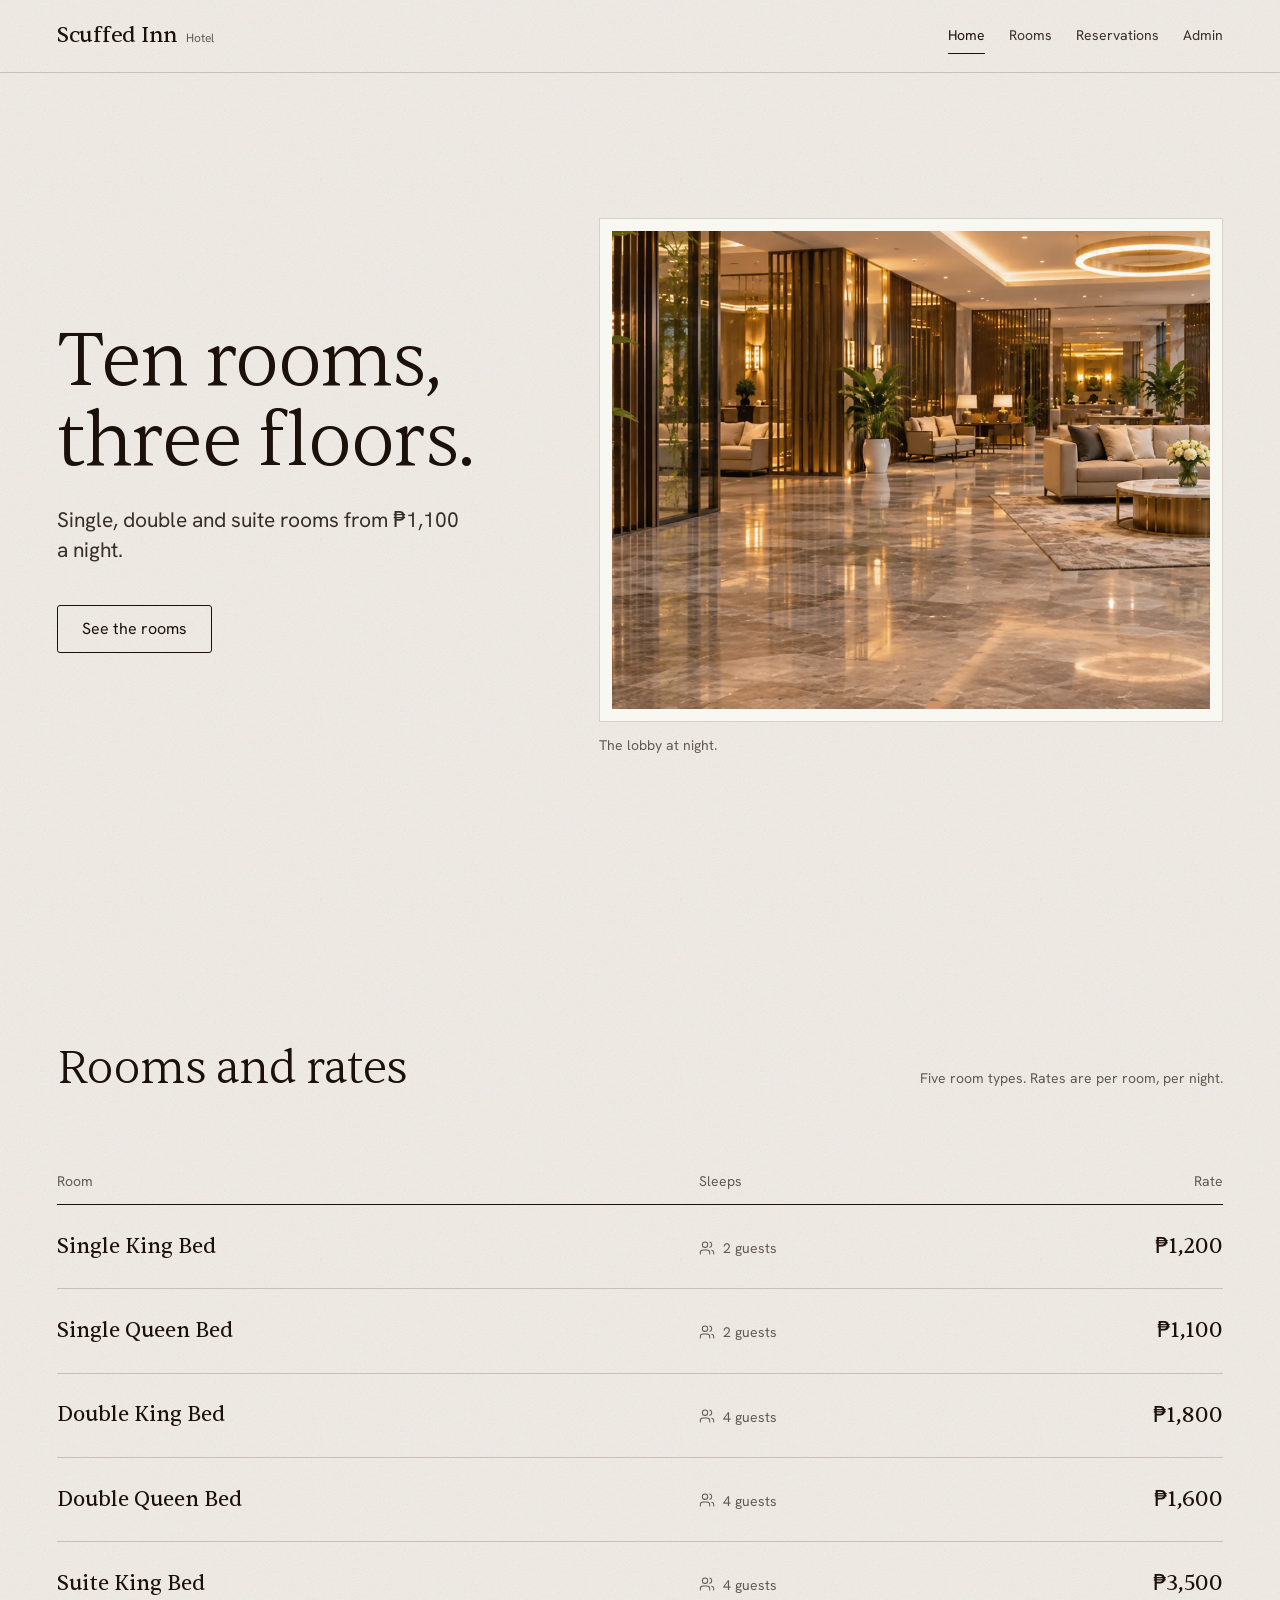
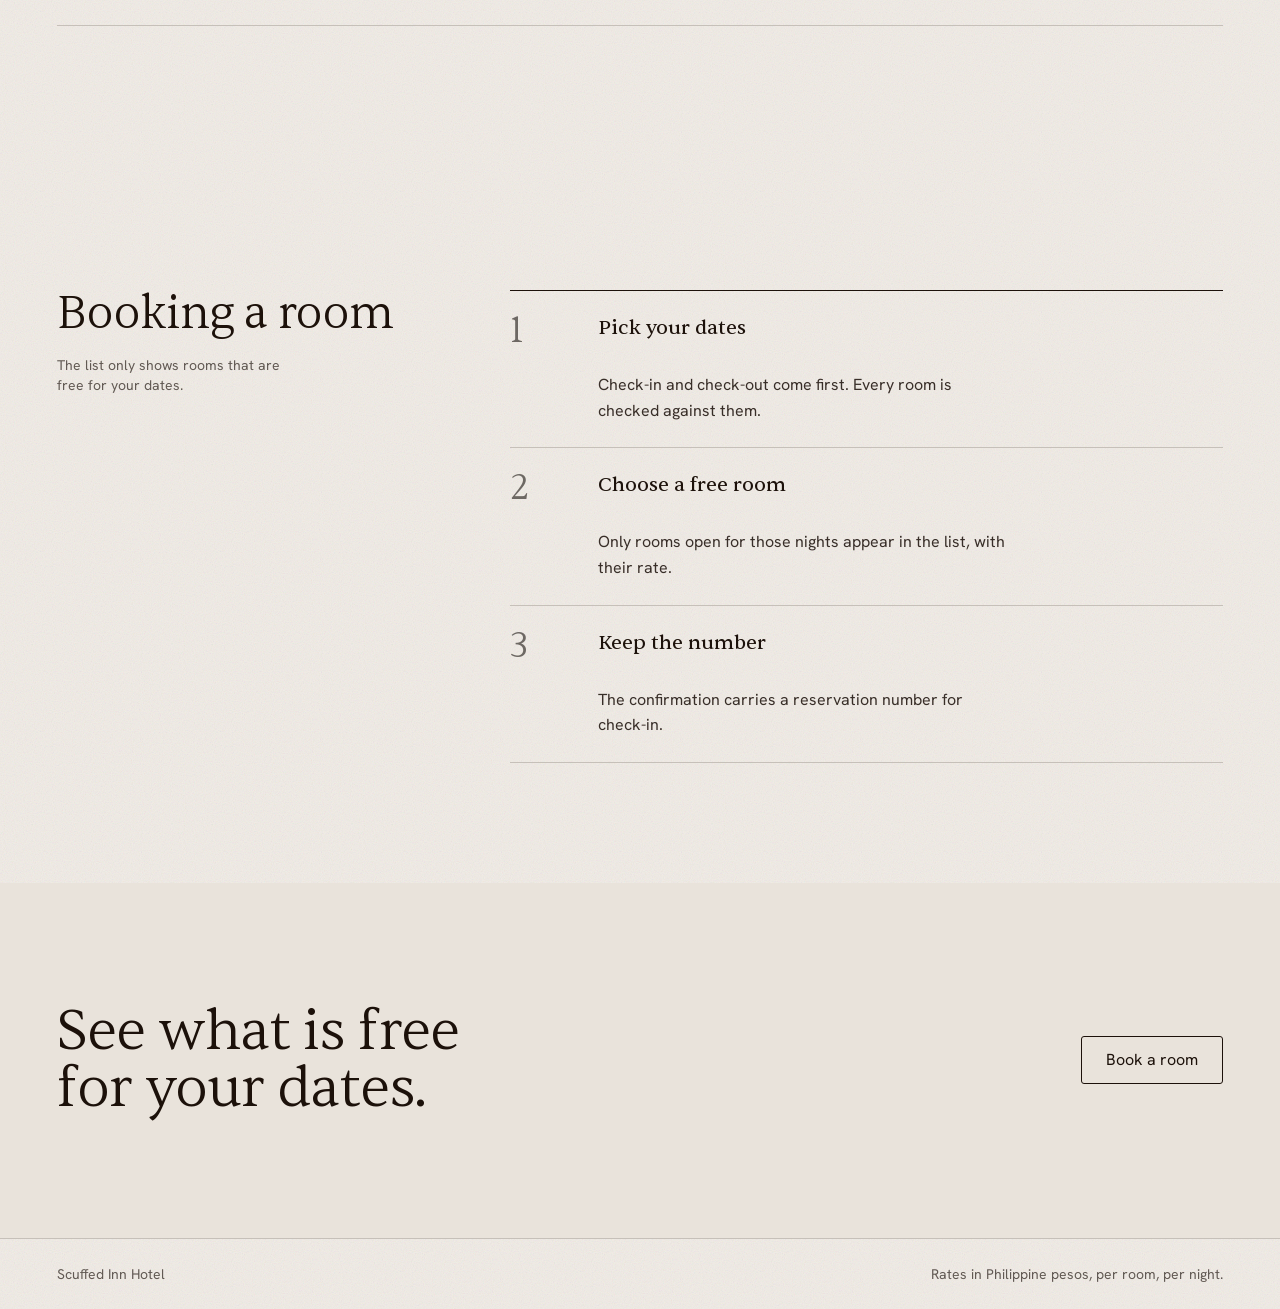
<file: webui/index.html>
<!DOCTYPE html>
<html lang="en">
<head>
    <meta charset="UTF-8">
    <meta name="viewport" content="width=device-width, initial-scale=1.0">
    <meta name="description" content="Scuffed Inn Hotel: ten rooms across three floors, from ₱1,100 a night. Check dates and book a room.">
    <title>Scuffed Inn Hotel: ten rooms, three floors</title>

    <link rel="stylesheet" href="tokens.css">
    <link rel="stylesheet" href="base.css">
    <link rel="stylesheet" href="style.css">
</head>
<body class="page-home">
    <a class="skip" href="#main">Skip to content</a>

    <svg class="sprite" aria-hidden="true" focusable="false">
        <symbol id="i-users" viewBox="0 0 24 24">
            <path d="M16 21v-2a4 4 0 0 0-4-4H6a4 4 0 0 0-4 4v2"/>
            <circle cx="9" cy="7" r="4"/>
            <path d="M22 21v-2a4 4 0 0 0-3-3.87"/>
            <path d="M16 3.13a4 4 0 0 1 0 7.75"/>
        </symbol>
    </svg>

    <header class="masthead">
        <div class="container masthead__inner">
            <a class="wordmark" href="index.html">Scuffed Inn <span>Hotel</span></a>
            <nav class="nav" aria-label="Pages">
                <a href="index.html" aria-current="page">Home</a>
                <a href="rooms.html">Rooms</a>
                <a href="reservation.html">Reservations</a>
                <a href="admin.html">Admin</a>
            </nav>
        </div>
    </header>

    <main id="main">
        <section class="hero">
            <div class="container hero__grid">
                <div class="hero__text settle">
                    <h1>Ten rooms, three floors.</h1>
                    <p class="lead">Single, double and suite rooms from ₱1,100 a night.</p>
                    <p class="hero__action">
                        <a class="btn" href="rooms.html">See the rooms</a>
                    </p>
                </div>

                <figure class="hero__figure mat">
                    <div class="mat__plate">
                        <img
                            src="images/hotel-lobby.png"
                            width="1536"
                            height="932"
                            alt="Scuffed Inn lobby at night, lit by warm ceiling lights"
                            fetchpriority="high"
                        >
                    </div>
                    <figcaption>The lobby at night.</figcaption>
                </figure>
            </div>
        </section>

        <section class="section" id="rates" aria-labelledby="rates-title">
            <div class="container">
                <div class="rates__head">
                    <h2 id="rates-title">Rooms and rates</h2>
                    <p class="meta">Five room types. Rates are per room, per night.</p>
                </div>

                <table class="table rates__table">
                    <thead>
                        <tr>
                            <th scope="col">Room</th>
                            <th scope="col">Sleeps</th>
                            <th scope="col">Rate</th>
                        </tr>
                    </thead>
                    <tbody>
                        <tr>
                            <th scope="row" class="rates__name">Single King Bed</th>
                            <td class="rates__sleeps">
                                <svg class="icon" aria-hidden="true"><use href="#i-users"/></svg>2 guests
                            </td>
                            <td class="rates__rate">₱1,200</td>
                        </tr>
                        <tr>
                            <th scope="row" class="rates__name">Single Queen Bed</th>
                            <td class="rates__sleeps">
                                <svg class="icon" aria-hidden="true"><use href="#i-users"/></svg>2 guests
                            </td>
                            <td class="rates__rate">₱1,100</td>
                        </tr>
                        <tr>
                            <th scope="row" class="rates__name">Double King Bed</th>
                            <td class="rates__sleeps">
                                <svg class="icon" aria-hidden="true"><use href="#i-users"/></svg>4 guests
                            </td>
                            <td class="rates__rate">₱1,800</td>
                        </tr>
                        <tr>
                            <th scope="row" class="rates__name">Double Queen Bed</th>
                            <td class="rates__sleeps">
                                <svg class="icon" aria-hidden="true"><use href="#i-users"/></svg>4 guests
                            </td>
                            <td class="rates__rate">₱1,600</td>
                        </tr>
                        <tr>
                            <th scope="row" class="rates__name">Suite King Bed</th>
                            <td class="rates__sleeps">
                                <svg class="icon" aria-hidden="true"><use href="#i-users"/></svg>4 guests
                            </td>
                            <td class="rates__rate">₱3,500</td>
                        </tr>
                    </tbody>
                </table>
            </div>
        </section>

        <section class="section section--s how" id="how" aria-labelledby="how-title">
            <div class="container how__grid">
                <div class="how__head">
                    <h2 id="how-title">Booking a room</h2>
                    <p class="meta">The list only shows rooms that are free for your dates.</p>
                </div>

                <ol class="steps">
                    <li class="step">
                        <h3>Pick your dates</h3>
                        <p>Check-in and check-out come first. Every room is checked against them.</p>
                    </li>
                    <li class="step">
                        <h3>Choose a free room</h3>
                        <p>Only rooms open for those nights appear in the list, with their rate.</p>
                    </li>
                    <li class="step">
                        <h3>Keep the number</h3>
                        <p>The confirmation carries a reservation number for check-in.</p>
                    </li>
                </ol>
            </div>
        </section>

        <section class="band close">
            <div class="container close__inner">
                <p class="close__line">See what is free for your dates.</p>
                <a class="btn" href="reservation.html">Book a room</a>
            </div>
        </section>
    </main>

    <footer class="container colophon">
        <span>Scuffed Inn Hotel</span>
        <span>Rates in Philippine pesos, per room, per night.</span>
    </footer>
</body>
</html>
</file>
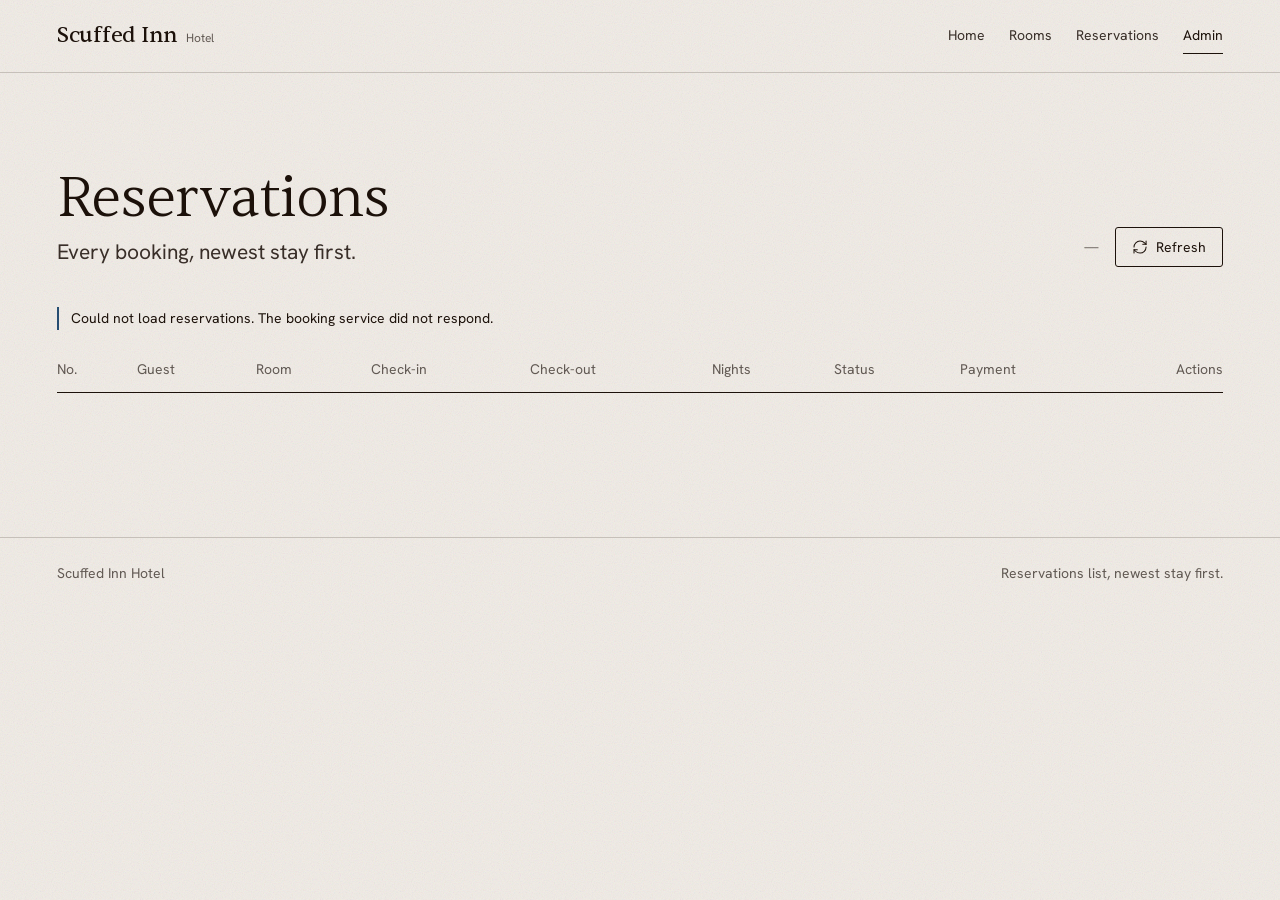
<file: webui/admin.html>
<!DOCTYPE html>
<html lang="en">
<head>
    <meta charset="UTF-8">
    <meta name="viewport" content="width=device-width, initial-scale=1.0">
    <meta name="description" content="Scuffed Inn Hotel admin: every reservation with its guest, room, dates, status and payment method.">
    <title>Reservations admin, Scuffed Inn Hotel</title>

    <link rel="stylesheet" href="tokens.css">
    <link rel="stylesheet" href="base.css">
    <link rel="stylesheet" href="admin.css">
</head>
<body class="page-admin">
    <a class="skip" href="#main">Skip to content</a>

    <svg class="sprite" aria-hidden="true" focusable="false">
        <symbol id="i-refresh" viewBox="0 0 24 24">
            <path d="M3 12a9 9 0 0 1 9-9 9.75 9.75 0 0 1 6.74 2.74L21 8"/>
            <path d="M21 3v5h-5"/>
            <path d="M21 12a9 9 0 0 1-9 9 9.75 9.75 0 0 1-6.74-2.74L3 16"/>
            <path d="M8 16H3v5"/>
        </symbol>
    </svg>

    <header class="masthead">
        <div class="container masthead__inner">
            <a class="wordmark" href="index.html">Scuffed Inn <span>Hotel</span></a>
            <nav class="nav" aria-label="Pages">
                <a href="index.html">Home</a>
                <a href="rooms.html">Rooms</a>
                <a href="reservation.html">Reservations</a>
                <a href="admin.html" aria-current="page">Admin</a>
            </nav>
        </div>
    </header>

    <main id="main">
        <header class="container admin-head">
            <div>
                <h1>Reservations</h1>
                <p class="lead">Every booking, newest stay first.</p>
            </div>

            <div class="admin-tools">
                <span id="adminCount" class="admin-count">Loading…</span>
                <button id="refreshButton" class="btn btn--small" type="button">
                    <svg class="icon" aria-hidden="true"><use href="#i-refresh"/></svg>
                    Refresh
                </button>
            </div>
        </header>

        <div class="container admin-main">
            <p id="adminMessage" class="admin-message" role="alert"></p>

            <div class="admin-table-wrap">
                <table class="table admin-table">
                    <thead>
                        <tr>
                            <th scope="col">No.</th>
                            <th scope="col">Guest</th>
                            <th scope="col">Room</th>
                            <th scope="col">Check-in</th>
                            <th scope="col">Check-out</th>
                            <th scope="col">Nights</th>
                            <th scope="col">Status</th>
                            <th scope="col">Payment</th>
                            <th scope="col">Actions</th>
                        </tr>
                    </thead>
                    <tbody id="reservationRows">
                        <tr>
                            <td colspan="9" class="admin-empty">Loading reservations…</td>
                        </tr>
                    </tbody>
                </table>
            </div>
        </div>
    </main>

    <footer class="container colophon">
        <span>Scuffed Inn Hotel</span>
        <span>Reservations list, newest stay first.</span>
    </footer>

    <script src="admin.js"></script>
</body>
</html>
</file>
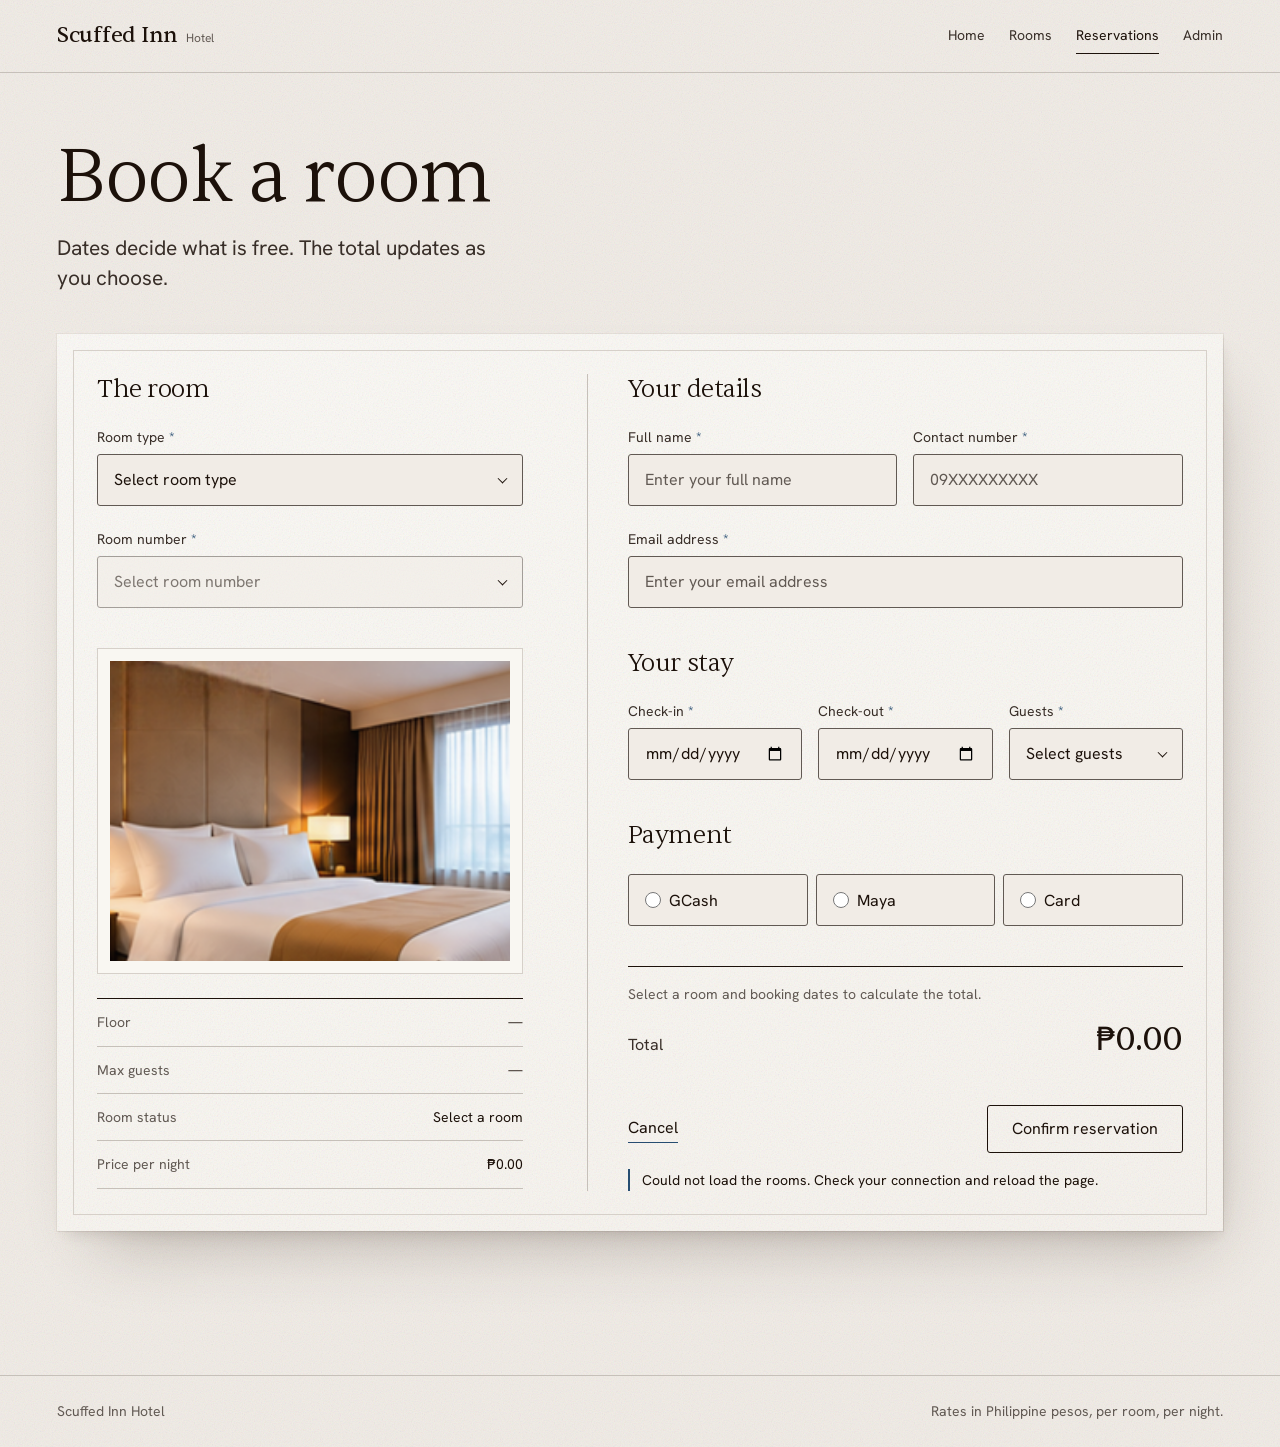
<file: webui/reservation.html>
<!DOCTYPE html>
<html lang="en">
<head>
    <meta charset="UTF-8">
    <meta name="viewport" content="width=device-width, initial-scale=1.0">
    <meta name="description" content="Book a room at Scuffed Inn Hotel: choose your dates, pick a free room and confirm. Rates in Philippine pesos.">
    <title>Book a room at Scuffed Inn Hotel</title>

    <link rel="stylesheet" href="tokens.css">
    <link rel="stylesheet" href="base.css">
    <link rel="stylesheet" href="reservations.css">
</head>
<body class="page-book">
    <a class="skip" href="#main">Skip to content</a>

    <svg class="sprite" aria-hidden="true" focusable="false">
        <symbol id="i-x" viewBox="0 0 24 24">
            <path d="M18 6 6 18"/>
            <path d="m6 6 12 12"/>
        </symbol>
    </svg>

    <header class="masthead">
        <div class="container masthead__inner">
            <a class="wordmark" href="index.html">Scuffed Inn <span>Hotel</span></a>
            <nav class="nav" aria-label="Pages">
                <a href="index.html">Home</a>
                <a href="rooms.html">Rooms</a>
                <a href="reservation.html" aria-current="page">Reservations</a>
                <a href="admin.html">Admin</a>
            </nav>
        </div>
    </header>

    <main id="main">
        <header class="container booking-head">
            <h1>Book a room</h1>
            <p class="lead">Dates decide what is free. The total updates as you choose.</p>
        </header>

        <div class="container">
            <form id="reservationForm" class="booking card">
            <section class="room-panel" aria-labelledby="room-title">
                <h2 id="room-title">The room</h2>

                <div class="field">
                    <label class="field__label" for="roomType">
                        Room type <span class="req" aria-hidden="true">*</span>
                    </label>
                    <div class="select">
                        <select id="roomType" required>
                            <option value="">Select room type</option>
                        </select>
                    </div>
                </div>

                <div class="field">
                    <label class="field__label" for="roomNumber">
                        Room number <span class="req" aria-hidden="true">*</span>
                    </label>
                    <div class="select">
                        <select id="roomNumber" required disabled>
                            <option value="">Select room number</option>
                        </select>
                    </div>
                </div>

                <figure class="room-panel__plate mat">
                    <div class="mat__plate">
                        <img
                            id="roomPreview"
                            src="images/standard.png"
                            width="1394"
                            height="598"
                            alt="Selected hotel room"
                        >
                    </div>
                </figure>

                <dl class="facts">
                    <div class="fact">
                        <dt>Floor</dt>
                        <dd id="roomFloor">—</dd>
                    </div>
                    <div class="fact">
                        <dt>Max guests</dt>
                        <dd id="roomCapacity">—</dd>
                    </div>
                    <div class="fact">
                        <dt>Room status</dt>
                        <dd id="roomStatus">Select a room</dd>
                    </div>
                    <div class="fact">
                        <dt>Price per night</dt>
                        <dd id="roomPrice">₱0.00</dd>
                    </div>
                </dl>
            </section>

            <section class="form-panel" aria-labelledby="details-title">
                <h2 id="details-title">Your details</h2>

                <div class="form-grid form-grid--two">
                    <div class="field">
                        <label class="field__label" for="fullName">
                            Full name <span class="req" aria-hidden="true">*</span>
                        </label>
                        <input
                            type="text"
                            id="fullName"
                            name="full_name"
                            placeholder="Enter your full name"
                            autocomplete="name"
                            required
                            maxlength="120"
                        >
                    </div>

                    <div class="field">
                        <label class="field__label" for="contactNumber">
                            Contact number <span class="req" aria-hidden="true">*</span>
                        </label>
                        <input
                            type="tel"
                            id="contactNumber"
                            name="phone"
                            placeholder="09XXXXXXXXX"
                            autocomplete="tel"
                            pattern="09[0-9]{9}"
                            title="Enter an 11-digit Philippine mobile number starting with 09"
                            required
                        >
                    </div>

                    <div class="field field--wide">
                        <label class="field__label" for="email">
                            Email address <span class="req" aria-hidden="true">*</span>
                        </label>
                        <input
                            type="email"
                            id="email"
                            name="email"
                            placeholder="Enter your email address"
                            autocomplete="email"
                            required
                        >
                    </div>
                </div>

                <h2 id="stay-title">Your stay</h2>

                <div class="form-grid form-grid--three">
                    <div class="field">
                        <label class="field__label" for="checkIn">
                            Check-in <span class="req" aria-hidden="true">*</span>
                        </label>
                        <input type="date" id="checkIn" name="check_in" required>
                    </div>

                    <div class="field">
                        <label class="field__label" for="checkOut">
                            Check-out <span class="req" aria-hidden="true">*</span>
                        </label>
                        <input type="date" id="checkOut" name="check_out" required>
                    </div>

                    <div class="field">
                        <label class="field__label" for="guests">
                            Guests <span class="req" aria-hidden="true">*</span>
                        </label>
                        <div class="select">
                            <select id="guests" name="guests" required>
                                <option value="">Select guests</option>
                            </select>
                        </div>
                    </div>
                </div>

                <h2 id="payment-title">Payment</h2>

                <div class="payments">
                    <label class="payment">
                        <input type="radio" name="payment" value="GCash" required>
                        <span>GCash</span>
                    </label>

                    <label class="payment">
                        <input type="radio" name="payment" value="Maya">
                        <span>Maya</span>
                    </label>

                    <label class="payment">
                        <input type="radio" name="payment" value="Card">
                        <span>Card</span>
                    </label>
                </div>

                <div class="folio">
                    <p class="folio__line" id="priceBreakdown">
                        Select a room and booking dates to calculate the total.
                    </p>
                    <div class="folio__total">
                        <span>Total</span>
                        <strong id="totalAmount">₱0.00</strong>
                    </div>
                </div>

                <div class="form-actions">
                    <a href="rooms.html" class="link">Cancel</a>
                    <button type="submit" class="btn">Confirm reservation</button>
                </div>

                <p id="formMessage" class="form-message" role="alert"></p>
            </section>
            </form>
        </div>
    </main>

    <footer class="container colophon">
        <span>Scuffed Inn Hotel</span>
        <span>Rates in Philippine pesos, per room, per night.</span>
    </footer>

    <div id="confirmationOverlay" class="overlay" hidden>
        <div
            class="receipt"
            role="dialog"
            aria-modal="true"
            aria-labelledby="confirmationTitle"
        >
            <button
                type="button"
                id="closeConfirmation"
                class="receipt__close"
                aria-label="Close confirmation"
            >
                <svg class="icon" aria-hidden="true"><use href="#i-x"/></svg>
            </button>

            <h2 id="confirmationTitle">Reservation summary</h2>
            <p class="receipt__sub">Please review your booking information below.</p>

            <div class="receipt__body">
                <div class="receipt-row">
                    <span>Reservation no.</span>
                    <strong id="receiptReservationId">—</strong>
                </div>

                <h3 class="receipt__head">Room information</h3>

                <div class="receipt-room">
                    <img
                        id="receiptRoomImage"
                        src="images/standard.png"
                        width="700"
                        height="300"
                        alt="Reserved room"
                    >
                    <div>
                        <h4 id="receiptRoomType">—</h4>
                        <p>Room <span id="receiptRoomNumber">—</span></p>
                        <p id="receiptFloor">—</p>
                    </div>
                </div>

                <div class="receipt-row">
                    <span>Check-in</span>
                    <strong id="receiptCheckIn">—</strong>
                </div>

                <div class="receipt-row">
                    <span>Check-out</span>
                    <strong id="receiptCheckOut">—</strong>
                </div>

                <div class="receipt-row">
                    <span>Number of nights</span>
                    <strong id="receiptNights">—</strong>
                </div>

                <div class="receipt-row">
                    <span>Number of guests</span>
                    <strong id="receiptGuests">—</strong>
                </div>

                <h3 class="receipt__head">Guest information</h3>

                <div class="receipt-row">
                    <span>Full name</span>
                    <strong id="receiptName">—</strong>
                </div>

                <div class="receipt-row">
                    <span>Contact number</span>
                    <strong id="receiptContact">—</strong>
                </div>

                <div class="receipt-row">
                    <span>Email address</span>
                    <strong id="receiptEmail">—</strong>
                </div>

                <h3 class="receipt__head">Payment details</h3>

                <div class="receipt-row">
                    <span>Payment method</span>
                    <strong id="receiptPayment">—</strong>
                </div>

                <div class="receipt-total">
                    <span>Total</span>
                    <strong id="receiptTotal">₱0.00</strong>
                </div>
            </div>

            <p class="demo-notice" id="receiptNotice"></p>

            <div class="receipt__actions">
                <button type="button" id="printReceipt" class="btn btn--small">Print summary</button>
                <a href="rooms.html" class="link">Back to rooms</a>
            </div>
        </div>
    </div>

    <script src="reservations.js"></script>
</body>
</html>
</file>
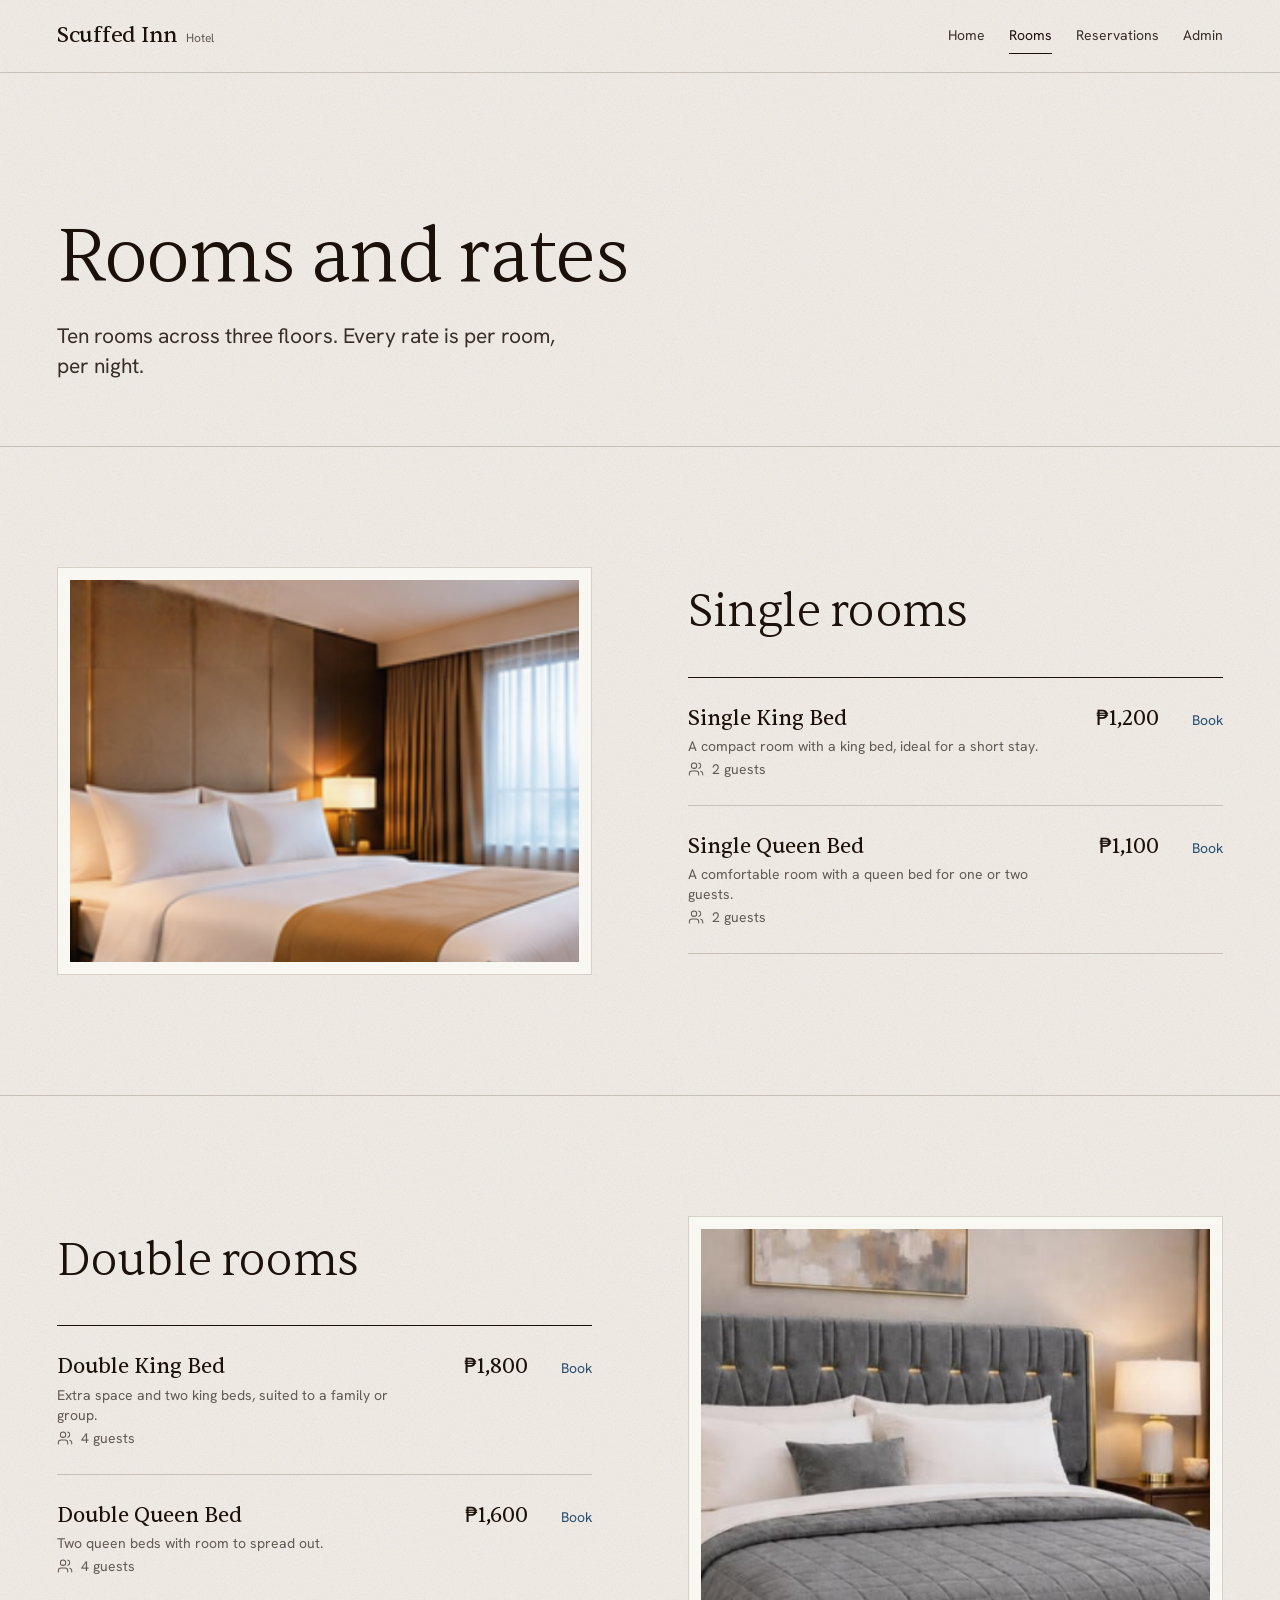
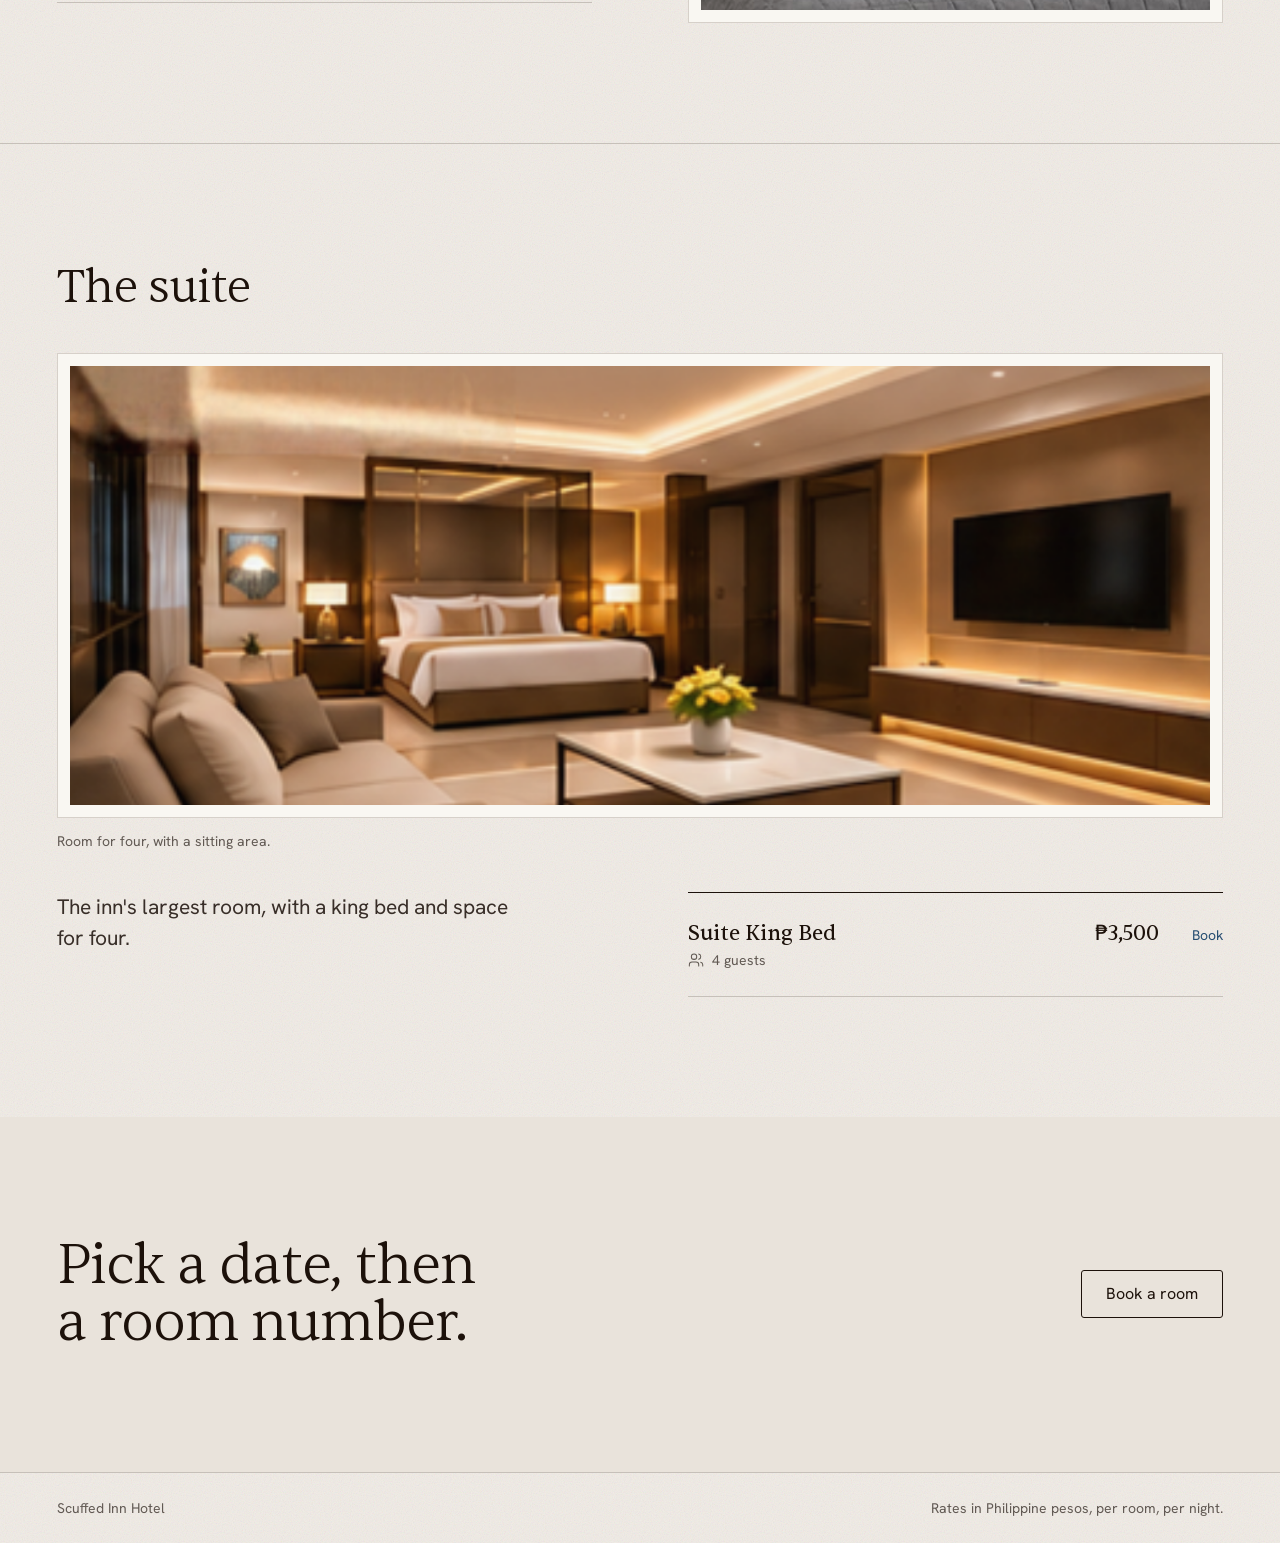
<file: webui/rooms.html>
<!DOCTYPE html>
<html lang="en">
<head>
    <meta charset="UTF-8">
    <meta name="viewport" content="width=device-width, initial-scale=1.0">
    <meta name="description" content="Scuffed Inn Hotel rooms: single, double and suite rooms across three floors, with rates per room, per night.">
    <title>Rooms and rates at Scuffed Inn Hotel</title>

    <link rel="stylesheet" href="tokens.css">
    <link rel="stylesheet" href="base.css">
    <link rel="stylesheet" href="style.css">
</head>
<body class="page-rooms">
    <a class="skip" href="#main">Skip to content</a>

    <svg class="sprite" aria-hidden="true" focusable="false">
        <symbol id="i-users" viewBox="0 0 24 24">
            <path d="M16 21v-2a4 4 0 0 0-4-4H6a4 4 0 0 0-4 4v2"/>
            <circle cx="9" cy="7" r="4"/>
            <path d="M22 21v-2a4 4 0 0 0-3-3.87"/>
            <path d="M16 3.13a4 4 0 0 1 0 7.75"/>
        </symbol>
    </svg>

    <header class="masthead">
        <div class="container masthead__inner">
            <a class="wordmark" href="index.html">Scuffed Inn <span>Hotel</span></a>
            <nav class="nav" aria-label="Pages">
                <a href="index.html">Home</a>
                <a href="rooms.html" aria-current="page">Rooms</a>
                <a href="reservation.html">Reservations</a>
                <a href="admin.html">Admin</a>
            </nav>
        </div>
    </header>

    <main id="main">
        <header class="container rooms-head">
            <h1>Rooms and rates</h1>
            <p class="lead">Ten rooms across three floors. Every rate is per room, per night.</p>
        </header>

        <section class="category" aria-labelledby="single-title">
            <div class="container category__grid">
                <figure class="category__plate mat">
                    <div class="mat__plate">
                        <img
                            src="images/standard.png"
                            width="1394"
                            height="598"
                            alt="A single room with a king bed, a lamp and a window"
                            loading="lazy"
                        >
                    </div>
                </figure>

                <div class="category__body">
                    <h2 id="single-title">Single rooms</h2>

                    <div class="rates">
                        <a class="rate" href="reservation.html?type=single-king">
                            <span>
                                <span class="rate__name">Single King Bed</span>
                                <span class="rate__desc">A compact room with a king bed, ideal for a short stay.</span>
                                <span class="rate__meta">
                                    <svg class="icon" aria-hidden="true"><use href="#i-users"/></svg>2 guests
                                </span>
                            </span>
                            <span class="rate__price">₱1,200</span>
                            <span class="rate__book">Book</span>
                        </a>

                        <a class="rate" href="reservation.html?type=single-queen">
                            <span>
                                <span class="rate__name">Single Queen Bed</span>
                                <span class="rate__desc">A comfortable room with a queen bed for one or two guests.</span>
                                <span class="rate__meta">
                                    <svg class="icon" aria-hidden="true"><use href="#i-users"/></svg>2 guests
                                </span>
                            </span>
                            <span class="rate__price">₱1,100</span>
                            <span class="rate__book">Book</span>
                        </a>
                    </div>
                </div>
            </div>
        </section>

        <section class="category category--mirror" aria-labelledby="double-title">
            <div class="container category__grid">
                <figure class="category__plate mat">
                    <div class="mat__plate">
                        <img
                            src="images/deluxe.png"
                            width="1378"
                            height="616"
                            alt="A double room with a king bed, a grey headboard and warm lamps"
                            loading="lazy"
                        >
                    </div>
                </figure>

                <div class="category__body">
                    <h2 id="double-title">Double rooms</h2>

                    <div class="rates">
                        <a class="rate" href="reservation.html?type=double-king">
                            <span>
                                <span class="rate__name">Double King Bed</span>
                                <span class="rate__desc">Extra space and two king beds, suited to a family or group.</span>
                                <span class="rate__meta">
                                    <svg class="icon" aria-hidden="true"><use href="#i-users"/></svg>4 guests
                                </span>
                            </span>
                            <span class="rate__price">₱1,800</span>
                            <span class="rate__book">Book</span>
                        </a>

                        <a class="rate" href="reservation.html?type=double-queen">
                            <span>
                                <span class="rate__name">Double Queen Bed</span>
                                <span class="rate__desc">Two queen beds with room to spread out.</span>
                                <span class="rate__meta">
                                    <svg class="icon" aria-hidden="true"><use href="#i-users"/></svg>4 guests
                                </span>
                            </span>
                            <span class="rate__price">₱1,600</span>
                            <span class="rate__book">Book</span>
                        </a>
                    </div>
                </div>
            </div>
        </section>

        <section class="suite" aria-labelledby="suite-title">
            <div class="container">
                <h2 id="suite-title">The suite</h2>

                <figure class="suite__plate mat">
                    <div class="mat__plate">
                        <img
                            src="images/suite.png"
                            width="1360"
                            height="570"
                            alt="The suite: a king bed, a sofa and a television along one wall"
                            loading="lazy"
                        >
                    </div>
                    <figcaption>Room for four, with a sitting area.</figcaption>
                </figure>

                <div class="suite__foot">
                    <p class="lead">The inn's largest room, with a king bed and space for four.</p>

                    <div class="rates">
                        <a class="rate" href="reservation.html?type=suite-king">
                            <span>
                                <span class="rate__name">Suite King Bed</span>
                                <span class="rate__meta">
                                    <svg class="icon" aria-hidden="true"><use href="#i-users"/></svg>4 guests
                                </span>
                            </span>
                            <span class="rate__price">₱3,500</span>
                            <span class="rate__book">Book</span>
                        </a>
                    </div>
                </div>
            </div>
        </section>

        <section class="band close">
            <div class="container close__inner">
                <p class="close__line">Pick a date, then a room number.</p>
                <a class="btn" href="reservation.html">Book a room</a>
            </div>
        </section>
    </main>

    <footer class="container colophon">
        <span>Scuffed Inn Hotel</span>
        <span>Rates in Philippine pesos, per room, per night.</span>
    </footer>
</body>
</html>
</file>
<file: webui/tokens.css>
/* Hallmark · shape: Rate Card (a Stage hero, the rates as a ruled tariff, the booking as a cotton card) · genre: editorial · theme: Atelier (deal manual, Node unavailable) · redesign: full · job: book
 * hero: Stage, text on five columns, the lobby print on seven · nav: edge-aligned masthead · footer: colophon, one line · imagery: the inn's own photographs, matted · signature: the rate card, figures tabular under a hairline
 * axes: light/roman-serif/cool · contrast: pass · fold: pass · v2.0.0 */
/* Hallmark · pre-emit critique: P5 H4 E4 S5 R4 V5 · weakest: E, the mat and the card stock can double up; the receipt drops its inner border so the paper is the only layer */
/* Hallmark · waive 78 · the reservation page's one section head is the h1; its 25px h2s label field groups inside a single booking card · the booking form is one screen, not a run of sections */
/* Hallmark · finish-review: subagent · 5 findings · 5 resolved · the hero was judged in the same pass, screenshots were only partly available */

@font-face {
  font-family: "Sentient";
  src: url("fonts/sentient-300.woff2") format("woff2");
  font-weight: 300;
  font-style: normal;
  font-display: swap;
}

@font-face {
  font-family: "Sentient";
  src: url("fonts/sentient-400.woff2") format("woff2");
  font-weight: 400;
  font-style: normal;
  font-display: swap;
}

@font-face {
  font-family: "Hanken Grotesk";
  src: url("fonts/hanken-grotesk-400.woff2") format("woff2");
  font-weight: 400;
  font-style: normal;
  font-display: swap;
}

:root {
  /* paper, ink, rule */
  --color-paper: oklch(94.5% 0.010 76);
  --color-paper-2: oklch(91.8% 0.013 74);
  --color-paper-3: oklch(88% 0.015 72);
  --color-ink: oklch(19% 0.024 52);
  --color-ink-2: oklch(31% 0.018 54);
  --color-muted: oklch(47% 0.014 60);
  --color-rule: oklch(81% 0.011 70);
  --color-pencil: oklch(52% 0.010 62);

  /* one cool signal */
  --color-accent: oklch(41% 0.075 248);
  --color-accent-ink: oklch(96% 0.008 76);
  --color-focus: oklch(50% 0.095 248);

  /* cotton stock */
  --color-card: oklch(97.6% 0.007 82);
  --color-card-edge: oklch(86% 0.012 72);
  --card-lit: oklch(98.4% 0.006 84);
  --card-shade: oklch(96.4% 0.008 78);
  --lit: oklch(99.6% 0.004 85 / 0.9);
  --color-scrim: oklch(19% 0.024 52 / 0.55);

  /* faces */
  --font-display: "Sentient", Georgia, "Times New Roman", serif;
  --font-body: "Hanken Grotesk", "Segoe UI", system-ui, sans-serif;

  /* the shared scale */
  --text-display: clamp(3.4rem, 5.9vw, 5.25rem);
  --text-display-s: clamp(2.6rem, 4.4vw, 3.75rem);
  --text-section: clamp(2rem, 3.6vw, 3.25rem);
  --text-title: 1.5625rem;
  --text-lead: 1.3125rem;
  --text-md: 1rem;
  --text-sm: 0.875rem;

  --space-3xs: 2px;
  --space-2xs: 4px;
  --space-xs: 8px;
  --space-sm: 12px;
  --space-md: 16px;
  --space-lg: 24px;
  --space-xl: 40px;
  --space-2xl: 64px;
  --space-3xl: 96px;
  --space-4xl: 144px;

  --container: 1440px;
  --gutter: 64px;
  --gap-columns: 32px;

  --section-gap-s: 120px;
  --section-gap: 144px;
  --section-gap-l: 176px;

  --radius-card: 0px;
  --radius-pill: 3px;

  --nav-h: 72px;

  --tracking-display: -0.018em;
  --display-weight: 300;
  --serif-small: 400;

  --dur-micro: 120ms;
  --dur-short: 220ms;
  --dur-long: 420ms;
  --ease-out: cubic-bezier(0.22, 1, 0.36, 1);
  --ease-in: cubic-bezier(0.55, 0, 1, 0.45);

  --shadow-card: 0 0 0 1px oklch(30% 0.03 55 / 0.05), 0.5px 1px 1px oklch(30% 0.03 55 / 0.08),
    3px 8px 14px -6px oklch(30% 0.03 55 / 0.14), 14px 36px 64px -28px oklch(30% 0.03 55 / 0.3);

  --z-base: 1;
  --z-raised: 10;
  --z-sticky: 200;
  --z-nav: 300;
  --z-modal: 400;

  --measure: 65ch;
  --measure-wide: 72ch;

  /* fibre, generated */
  --grain: url("data:image/svg+xml,%3Csvg xmlns='http://www.w3.org/2000/svg' width='180' height='180'%3E%3Cfilter id='n'%3E%3CfeTurbulence type='fractalNoise' baseFrequency='0.9' numOctaves='3' stitchTiles='stitch'/%3E%3C/filter%3E%3Crect width='180' height='180' filter='url(%23n)' opacity='0.16'/%3E%3C/svg%3E");
}
</file>
<file: webui/base.css>
/* Hallmark · base: the rules the Floor decides. Tokens live in tokens.css. */

*,
*::before,
*::after {
  box-sizing: border-box;
}

html {
  overflow-x: clip;
  -webkit-text-size-adjust: 100%;
  scrollbar-color: var(--color-rule) var(--color-paper);
}

body {
  margin: 0;
  overflow-x: clip;
  background-color: var(--color-paper);
  background-image: var(--grain);
  background-size: 180px;
  color: var(--color-ink-2);
  font-family: var(--font-body);
  font-size: var(--text-md);
  font-weight: 400;
  line-height: 1.6;
  caret-color: var(--color-ink);
}

img,
svg,
video {
  display: block;
  max-width: 100%;
}

img {
  height: auto;
}

::selection {
  background-color: var(--color-accent);
  color: var(--color-accent-ink);
}

h1,
h2,
h3 {
  margin: 0;
  font-family: var(--font-display);
  font-weight: var(--display-weight);
  color: var(--color-ink);
  letter-spacing: var(--tracking-display);
  line-height: 1.06;
  text-wrap: balance;
  overflow-wrap: break-word;
  min-width: 0;
}

h1 {
  font-size: var(--text-display);
  max-width: 20ch;
}

h2 {
  font-size: var(--text-section);
  max-width: 30ch;
}

h3 {
  font-size: var(--text-title);
  font-weight: var(--serif-small);
  letter-spacing: 0;
  line-height: 1.25;
}

p {
  margin: 0;
  max-width: var(--measure);
  text-wrap: pretty;
}

.lead {
  font-size: var(--text-lead);
  line-height: 1.45;
  color: var(--color-ink-2);
  max-width: 42ch;
}

small,
.meta {
  font-size: var(--text-sm);
  line-height: 1.45;
  color: var(--color-muted);
}

a {
  color: var(--color-ink);
  text-decoration: none;
}

:focus-visible {
  outline: 2px solid var(--color-focus);
  outline-offset: 3px;
  border-radius: 1px;
}

.container {
  width: 100%;
  max-width: var(--container);
  margin-inline: auto;
  padding-inline: clamp(20px, 4.45vw, var(--gutter));
}

.section {
  padding-block: var(--section-gap);
}

.section--s {
  padding-block: var(--section-gap-s);
}

.section--l {
  padding-block: var(--section-gap-l);
}

.band {
  background-color: var(--color-paper-2);
}

.rule {
  border: 0;
  border-top: 1px solid var(--color-ink);
  margin: 0;
}

.rule--hair {
  border-top-color: var(--color-rule);
}

/* Icons: one set, one stroke, currentColor. */

.sprite {
  position: absolute;
  width: 0;
  height: 0;
  overflow: hidden;
}

.icon {
  display: inline-block;
  width: 1.15em;
  height: 1.15em;
  flex: none;
  fill: none;
  stroke: currentColor;
  stroke-width: 1.5;
  stroke-linecap: round;
  stroke-linejoin: round;
  vertical-align: -0.18em;
}

/* Masthead: wordmark left, the four destinations right. */

.masthead {
  border-bottom: 1px solid var(--color-rule);
}

.masthead__inner {
  display: flex;
  align-items: center;
  justify-content: space-between;
  gap: var(--space-xl);
  min-height: var(--nav-h);
}

.wordmark {
  display: flex;
  align-items: baseline;
  gap: var(--space-xs);
  font-family: var(--font-display);
  font-weight: var(--serif-small);
  font-size: 1.375rem;
  letter-spacing: -0.012em;
  color: var(--color-ink);
  white-space: nowrap;
}

.wordmark span {
  font-family: var(--font-body);
  font-size: 0.75rem;
  letter-spacing: 0;
  color: var(--color-muted);
}

.nav {
  display: flex;
  align-items: center;
  gap: var(--space-lg);
}

.nav a {
  padding-block: 6px;
  border-bottom: 1px solid transparent;
  font-size: var(--text-sm);
  color: var(--color-ink-2);
  white-space: nowrap;
  transition: color var(--dur-short) var(--ease-out),
    border-color var(--dur-short) var(--ease-out);
}

.nav a:hover {
  color: var(--color-ink);
  border-bottom-color: var(--color-accent);
}

.nav a[aria-current="page"] {
  color: var(--color-ink);
  border-bottom-color: var(--color-ink);
}

/* Controls: outlined in ink, filled only under the pointer. One primary. */

.btn {
  display: inline-flex;
  align-items: center;
  justify-content: center;
  gap: var(--space-xs);
  min-height: 48px;
  padding: 0 var(--space-lg);
  border: 1px solid var(--color-ink);
  border-radius: var(--radius-pill);
  background-color: transparent;
  color: var(--color-ink);
  font-family: var(--font-body);
  font-size: var(--text-md);
  font-weight: 400;
  line-height: 1;
  text-decoration: none;
  cursor: pointer;
  transition: background-color var(--dur-short) var(--ease-out),
    color var(--dur-short) var(--ease-out);
}

.btn:hover,
.btn:active {
  background-color: var(--color-ink);
  color: var(--color-paper);
  text-decoration: none;
}

.btn:disabled,
.btn[aria-disabled="true"] {
  opacity: 0.55;
  cursor: not-allowed;
  background-color: transparent;
  color: var(--color-ink);
}

.btn--small {
  min-height: 40px;
  padding: 0 var(--space-md);
  font-size: var(--text-sm);
}

.link {
  padding-bottom: 2px;
  border-bottom: 1px solid var(--color-accent);
  color: var(--color-ink);
  transition: color var(--dur-short) var(--ease-out),
    border-color var(--dur-short) var(--ease-out);
}

.link:hover {
  color: var(--color-accent);
  border-bottom-color: var(--color-ink);
}

/* Fields: a ruled line, one border weight in every state. */

.field {
  display: block;
  min-width: 0;
}

.field__label {
  display: block;
  margin-bottom: var(--space-xs);
  font-size: var(--text-sm);
  line-height: 1.3;
  color: var(--color-ink-2);
}

.req {
  color: var(--color-accent);
}

input:not([type="radio"]):not([type="checkbox"]),
select,
textarea {
  width: 100%;
  min-height: 52px;
  padding: 0 var(--space-md);
  border: 1px solid var(--color-muted);
  border-radius: var(--radius-pill);
  background-color: var(--color-paper);
  color: var(--color-ink);
  font-family: var(--font-body);
  font-size: var(--text-md);
  font-weight: 400;
  line-height: 1.4;
}

input::placeholder,
textarea::placeholder {
  color: var(--color-muted);
  opacity: 1;
}

input:focus-visible,
select:focus-visible,
textarea:focus-visible {
  outline: 2px solid var(--color-focus);
  outline-offset: 1px;
}

select {
  appearance: none;
  padding-right: var(--space-xl);
}

.select {
  position: relative;
}

.select::after {
  content: "";
  position: absolute;
  top: 50%;
  right: 17px;
  width: 7px;
  height: 7px;
  border-right: 1px solid var(--color-ink);
  border-bottom: 1px solid var(--color-ink);
  transform: translateY(-70%) rotate(45deg);
  pointer-events: none;
}

input:disabled,
select:disabled,
textarea:disabled {
  opacity: 0.55;
  cursor: not-allowed;
}

/* Tables: horizontal rules only, figures tabular. */

.table {
  width: 100%;
  border-collapse: collapse;
  font-variant-numeric: tabular-nums;
}

.table th {
  padding: var(--space-sm) var(--space-md) var(--space-sm) 0;
  border-bottom: 1px solid var(--color-ink);
  font-family: var(--font-body);
  font-size: var(--text-sm);
  font-weight: 400;
  color: var(--color-muted);
  text-align: left;
  white-space: nowrap;
}

.table td {
  padding: var(--space-lg) var(--space-md) var(--space-lg) 0;
  border-bottom: 1px solid var(--color-rule);
  vertical-align: baseline;
}

.table th:last-child,
.table td:last-child {
  padding-right: 0;
  text-align: right;
}

/* A photograph on a cotton mat, square cut, its own hairline. */

.mat {
  margin: 0;
}

.mat__plate {
  padding: var(--space-sm);
  border: 1px solid var(--color-card-edge);
  background-color: var(--color-card);
}

.mat img {
  width: 100%;
  object-fit: cover;
  object-position: center;
  filter: saturate(0.92) contrast(0.96);
}

.mat figcaption {
  margin-top: var(--space-sm);
  font-size: var(--text-sm);
  color: var(--color-muted);
}

/* Cotton stock, used for the booking card and the receipt only. */

.card {
  position: relative;
  padding: var(--space-xl);
  background-color: var(--color-card);
  background-image: var(--grain),
    linear-gradient(160deg, var(--card-lit), var(--color-card) 55%, var(--card-shade));
  background-size: 220px, auto;
  border-radius: var(--radius-card);
  box-shadow: var(--shadow-card);
}

@media (min-width: 64.01rem) {
  .card::before {
    content: "";
    position: absolute;
    inset: var(--space-md);
    border: 1px solid var(--color-card-edge);
    pointer-events: none;
  }
}

.colophon {
  display: flex;
  flex-wrap: wrap;
  justify-content: space-between;
  gap: var(--space-xs) var(--space-lg);
  padding-block: var(--space-lg);
  border-top: 1px solid var(--color-rule);
  font-size: var(--text-sm);
  color: var(--color-muted);
}

.skip {
  position: absolute;
  top: -100px;
  left: var(--space-md);
  z-index: var(--z-modal);
  padding: var(--space-xs) var(--space-md);
  background-color: var(--color-ink);
  color: var(--color-paper);
}

.skip:focus-visible {
  top: var(--space-md);
}

.visually-hidden {
  position: absolute;
  width: 1px;
  height: 1px;
  margin: -1px;
  padding: 0;
  overflow: hidden;
  clip: rect(0 0 0 0);
  white-space: nowrap;
  border: 0;
}

/* One entrance, visible without it. */

@keyframes settle {
  from {
    opacity: 0;
    transform: translateY(8px);
  }
}

.settle {
  animation: settle var(--dur-long) var(--ease-out) both;
}

@media (max-width: 40rem) {
  .masthead__inner {
    flex-wrap: wrap;
    gap: var(--space-2xs) var(--space-lg);
    padding-block: var(--space-sm);
  }

  .nav {
    width: 100%;
    justify-content: space-between;
    gap: var(--space-sm);
  }

  .nav a {
    font-size: var(--text-sm);
  }

  .section {
    padding-block: var(--section-gap-s);
  }
}

@media (prefers-reduced-motion: reduce) {
  *,
  *::before,
  *::after {
    animation-duration: 0.01ms !important;
    animation-iteration-count: 1 !important;
    transition-duration: 0.01ms !important;
  }

  .settle {
    animation: none;
    opacity: 1;
    transform: none;
  }
}
</file>
<file: webui/style.css>
/* Hallmark · index and rooms. The system is tokens.css and base.css. */

/* ---------- Home ---------- */

.hero {
  display: flex;
  align-items: center;
  min-height: calc(100svh - var(--nav-h));
  padding-block: var(--space-2xl);
}

.hero__grid {
  display: grid;
  grid-template-columns: minmax(0, 5fr) minmax(0, 7fr);
  gap: var(--space-3xl);
  align-items: center;
}

.hero__text > * + * {
  margin-top: var(--space-lg);
}

.hero__action {
  margin-top: var(--space-xl);
}

.hero__figure img {
  aspect-ratio: 5 / 4;
}

.rates__head {
  display: flex;
  flex-wrap: wrap;
  align-items: baseline;
  justify-content: space-between;
  gap: var(--space-sm) var(--space-xl);
  margin-bottom: var(--space-2xl);
}

.rates__table tbody th {
  padding-block: var(--space-lg);
  border-bottom: 1px solid var(--color-rule);
  font-family: var(--font-display);
  font-size: 1.3125rem;
  font-weight: var(--serif-small);
  letter-spacing: 0;
  color: var(--color-ink);
  text-align: left;
  white-space: normal;
}

.rates__sleeps {
  font-size: var(--text-sm);
  color: var(--color-muted);
}

.rates__sleeps .icon {
  margin-right: var(--space-xs);
}

.rates__rate {
  font-family: var(--font-display);
  font-size: 1.375rem;
  font-weight: var(--serif-small);
  color: var(--color-ink);
  white-space: nowrap;
}

.how__grid {
  display: grid;
  grid-template-columns: minmax(0, 4fr) minmax(0, 8fr);
  gap: var(--space-3xl);
  align-items: start;
}

.how__head h2 {
  max-width: 12ch;
}

.how__head .meta {
  display: block;
  margin-top: var(--space-md);
  max-width: 28ch;
}

.steps {
  margin: 0;
  padding: 0;
  list-style: none;
  counter-reset: step;
  border-top: 1px solid var(--color-ink);
}

.step {
  display: grid;
  grid-template-columns: 64px minmax(0, 1fr);
  gap: var(--space-lg);
  padding-block: var(--space-lg);
  border-bottom: 1px solid var(--color-rule);
  counter-increment: step;
}

.step::before {
  content: counter(step);
  grid-column: 1;
  grid-row: 1 / span 2;
  font-family: var(--font-display);
  font-size: 2.25rem;
  font-weight: var(--display-weight);
  line-height: 0.9;
  color: var(--color-pencil);
  font-variant-numeric: tabular-nums;
}

.step h3,
.step p {
  grid-column: 2;
}

.step h3 {
  font-size: 1.25rem;
}

.step p {
  margin-top: var(--space-xs);
  max-width: 46ch;
}

.close {
  padding-block: var(--section-gap-s);
}

.close__inner {
  display: flex;
  flex-wrap: wrap;
  align-items: center;
  justify-content: space-between;
  gap: var(--space-xl);
}

.close__line {
  max-width: 18ch;
  font-family: var(--font-display);
  font-size: var(--text-display-s);
  font-weight: var(--display-weight);
  letter-spacing: var(--tracking-display);
  line-height: 1.02;
  color: var(--color-ink);
  text-wrap: balance;
}

/* ---------- Rooms ---------- */

.rooms-head {
  padding-block: var(--space-4xl) var(--space-2xl);
}

.rooms-head h1 {
  max-width: 14ch;
}

.rooms-head .lead {
  margin-top: var(--space-lg);
}

.category,
.suite {
  padding-block: var(--section-gap-s);
  border-top: 1px solid var(--color-rule);
}

.category__grid {
  display: grid;
  grid-template-columns: minmax(0, 6fr) minmax(0, 6fr);
  gap: var(--space-3xl);
  align-items: center;
}

.category__plate {
  grid-column: 1;
  grid-row: 1;
  margin: 0;
}

.category__body {
  grid-column: 2;
  grid-row: 1;
  min-width: 0;
}

.category--mirror .category__plate {
  grid-column: 2;
}

.category--mirror .category__body {
  grid-column: 1;
}

.category__plate img {
  aspect-ratio: 4 / 3;
  max-height: 460px;
}

.category__body h2 {
  max-width: 12ch;
}

.rates {
  margin-top: var(--space-xl);
  border-top: 1px solid var(--color-ink);
}

.rate {
  display: grid;
  grid-template-columns: minmax(0, 1fr) auto 48px;
  align-items: baseline;
  gap: var(--space-md);
  padding-block: var(--space-lg);
  border-bottom: 1px solid var(--color-rule);
  color: var(--color-ink);
}

.rate:hover .rate__name {
  color: var(--color-accent);
}

.rate__name {
  display: block;
  font-family: var(--font-display);
  font-size: 1.3125rem;
  font-weight: var(--serif-small);
  letter-spacing: 0;
  line-height: 1.25;
}

.rate__desc {
  display: block;
  margin-top: var(--space-2xs);
  max-width: 46ch;
  font-size: var(--text-sm);
  line-height: 1.45;
  color: var(--color-muted);
}

.rate__meta {
  display: block;
  margin-top: var(--space-3xs);
  font-size: var(--text-sm);
  color: var(--color-muted);
}

.rate__meta .icon {
  margin-right: var(--space-xs);
}

.rate__price {
  font-family: var(--font-display);
  font-size: 1.3125rem;
  font-weight: var(--serif-small);
  font-variant-numeric: tabular-nums;
  white-space: nowrap;
}

.rate__book {
  justify-self: end;
  font-size: var(--text-sm);
  color: var(--color-accent);
}

.rate:hover .rate__book {
  text-decoration: underline;
  text-underline-offset: 0.22em;
  text-decoration-thickness: 1px;
}

.suite__plate {
  margin: var(--space-xl) 0 0;
}

.suite__plate img {
  aspect-ratio: 13 / 5;
}

.suite__foot {
  display: grid;
  grid-template-columns: minmax(0, 6fr) minmax(0, 6fr);
  gap: var(--space-3xl);
  align-items: start;
  margin-top: var(--space-xl);
}

.suite__foot .rates {
  margin-top: 0;
}

@media (max-width: 60rem) {
  .hero {
    min-height: 0;
    padding-block: var(--space-3xl) var(--space-2xl);
  }

  .hero__grid,
  .how__grid,
  .category__grid,
  .suite__foot {
    grid-template-columns: minmax(0, 1fr);
    gap: var(--space-xl);
  }

  .category__plate,
  .category__body,
  .category--mirror .category__plate,
  .category--mirror .category__body {
    grid-column: 1;
    grid-row: auto;
  }

  .step {
    grid-template-columns: 40px minmax(0, 1fr);
    gap: var(--space-md);
  }

  .step::before {
    font-size: 1.75rem;
  }

  .rate {
    grid-template-columns: minmax(0, 1fr) auto 40px;
  }

  .rate__book {
    grid-column: 3;
  }

  .rate__price {
    grid-column: 2;
  }

  .close__line {
    font-size: var(--text-display-s);
  }
}

@media (max-width: 40rem) {
  .rooms-head {
    padding-block: var(--space-2xl) var(--space-lg);
  }

  .category,
  .suite {
    padding-block: var(--space-2xl);
  }

  .rate {
    grid-template-columns: minmax(0, 1fr) auto;
    grid-template-areas:
      "name price"
      "desc desc"
      "meta book";
    row-gap: var(--space-2xs);
  }

  .rate > span:first-child {
    display: contents;
  }

  .rate__name {
    grid-area: name;
  }

  .rate__desc {
    grid-area: desc;
    max-width: none;
  }

  .rate__meta {
    grid-area: meta;
  }

  .rate__price {
    grid-area: price;
    justify-self: end;
  }

  .rate__book {
    grid-area: book;
  }

  .rates__table .rates__name {
    font-size: 1.125rem;
  }
}
</file>
<file: webui/admin.css>
/* Hallmark · the admin screen: one table, no card. The system is tokens.css and base.css. */

.admin-head {
  display: flex;
  flex-wrap: wrap;
  align-items: end;
  justify-content: space-between;
  gap: var(--space-lg) var(--space-xl);
  padding-block: var(--space-3xl) var(--space-xl);
}

.admin-head h1 {
  font-size: var(--text-display-s);
  max-width: none;
}

.admin-head .lead {
  margin-top: var(--space-xs);
  max-width: 34ch;
}

.admin-tools {
  display: flex;
  align-items: center;
  gap: var(--space-md);
}

.admin-count {
  font-size: var(--text-sm);
  color: var(--color-muted);
  font-variant-numeric: tabular-nums;
}

.admin-main {
  padding-bottom: var(--section-gap);
}

.admin-message {
  max-width: none;
  min-height: 1lh;
  padding-left: var(--space-sm);
  border-left: 2px solid var(--color-accent);
  font-size: var(--text-sm);
  color: var(--color-ink);
}

.admin-message:empty {
  border-left-color: transparent;
}

.admin-message.is-success {
  color: var(--color-accent);
}

.admin-table-wrap {
  margin-top: var(--space-md);
  overflow-x: auto;
  overscroll-behavior-x: contain;
  scrollbar-color: var(--color-rule) var(--color-paper);
}

.admin-table {
  min-width: 900px;
}

.admin-table th {
  padding-block: var(--space-sm);
}

.admin-table td {
  padding-block: var(--space-sm);
  font-size: var(--text-sm);
  vertical-align: baseline;
  white-space: nowrap;
}

.admin-table td:nth-child(2) {
  width: 26%;
  min-width: 200px;
  white-space: normal;
}

.admin-table td:nth-child(2) .admin-guest-meta {
  overflow-wrap: anywhere;
}

.admin-guest-name {
  display: block;
  color: var(--color-ink);
  font-size: var(--text-md);
  line-height: 1.35;
}

.admin-guest-meta {
  display: block;
  font-size: 0.8125rem;
  line-height: 1.4;
  color: var(--color-muted);
}

.admin-table td:nth-child(3) .admin-guest-name {
  font-size: var(--text-sm);
  font-variant-numeric: tabular-nums;
}

.admin-table td:nth-child(6) {
  font-variant-numeric: tabular-nums;
}

.admin-badge {
  display: inline-block;
  padding: var(--space-3xs) var(--space-xs);
  border: 1px solid var(--color-card-edge);
  border-radius: var(--radius-pill);
  background-color: var(--color-paper-2);
  font-size: 0.8125rem;
  line-height: 1.4;
  color: var(--color-ink-2);
}

.admin-badge.is-pending {
  color: var(--color-ink);
}

.admin-badge.is-cancelled {
  color: var(--color-muted);
}

.admin-empty {
  padding-block: var(--space-xl);
  text-align: center;
  color: var(--color-muted);
}

.admin-actions {
  display: flex;
  justify-content: flex-end;
  gap: var(--space-xs);
}

.admin-action {
  position: relative;
  min-height: 32px;
  padding: 0 var(--space-sm);
  border: 1px solid var(--color-muted);
  border-radius: var(--radius-pill);
  background: transparent;
  color: var(--color-ink);
  font-family: var(--font-body);
  font-size: 0.8125rem;
  line-height: 1;
  cursor: pointer;
  transition: background-color var(--dur-short) var(--ease-out),
    color var(--dur-short) var(--ease-out);
}

.admin-action:hover,
.admin-action:active {
  background-color: var(--color-ink);
  color: var(--color-paper);
}

.admin-action::after {
  content: "";
  position: absolute;
  inset: -6px;
}

.admin-action:disabled {
  opacity: 0.55;
  cursor: not-allowed;
  background: transparent;
  color: var(--color-ink);
}

@media (max-width: 60rem) {
  .admin-head {
    padding-block: var(--space-2xl) var(--space-lg);
  }

  .admin-head h1 {
    font-size: var(--text-section);
  }

  .admin-table th:first-child,
  .admin-table td:first-child {
    position: sticky;
    left: 0;
    z-index: var(--z-raised);
    background-color: var(--color-paper);
    padding-left: var(--space-xs);
  }

  .admin-main {
    padding-bottom: var(--section-gap-s);
  }
}
</file>
<file: webui/reservations.css>
/* Hallmark · the booking as a cotton card. The system is tokens.css and base.css. */

.booking-head {
  padding-block: var(--space-2xl) var(--space-xl);
}

.booking-head h1 {
  max-width: 12ch;
}

.booking-head .lead {
  margin-top: var(--space-md);
}

.booking {
  display: grid;
  grid-template-columns: minmax(0, 5fr) minmax(0, 7fr);
  gap: var(--space-2xl);
  align-items: start;
  padding: var(--space-xl);
  margin-bottom: var(--section-gap);
}

.booking h2 {
  font-size: var(--text-title);
  line-height: 1.2;
}

/* The room, left */

.room-panel .field {
  margin-top: var(--space-lg);
}

.room-panel__plate {
  margin: var(--space-xl) 0 var(--space-lg);
}

.room-panel__plate img {
  aspect-ratio: 4 / 3;
  max-height: 420px;
}

.facts {
  margin: 0;
  border-top: 1px solid var(--color-ink);
}

.fact {
  display: flex;
  align-items: baseline;
  justify-content: space-between;
  gap: var(--space-md);
  padding-block: var(--space-sm);
  border-bottom: 1px solid var(--color-rule);
  font-size: var(--text-sm);
}

.fact dt {
  color: var(--color-muted);
}

.fact dd {
  margin: 0;
  color: var(--color-ink);
  text-align: right;
  font-variant-numeric: tabular-nums;
}

#roomStatus.available {
  color: var(--color-accent);
}

/* The form, right; a rule parts the two columns. */

.form-panel {
  padding-left: var(--space-xl);
  border-left: 1px solid var(--color-rule);
  min-width: 0;
}

.form-grid {
  display: grid;
  gap: var(--space-lg) var(--space-md);
  margin-top: var(--space-lg);
}

.form-grid--two {
  grid-template-columns: repeat(2, minmax(0, 1fr));
}

.form-grid--three {
  grid-template-columns: repeat(3, minmax(0, 1fr));
}

.field--wide {
  grid-column: 1 / -1;
}

.form-panel h2:not(:first-child) {
  margin-top: var(--space-xl);
}

.payments {
  display: grid;
  grid-template-columns: repeat(3, minmax(0, 1fr));
  gap: var(--space-xs);
  margin-top: var(--space-lg);
}

.payment {
  display: flex;
  align-items: center;
  gap: var(--space-xs);
  min-height: 52px;
  padding: 0 var(--space-md);
  border: 1px solid var(--color-muted);
  border-radius: var(--radius-pill);
  background-color: var(--color-paper);
  font-size: var(--text-md);
  color: var(--color-ink);
  cursor: pointer;
  transition: background-color var(--dur-short) var(--ease-out),
    box-shadow var(--dur-short) var(--ease-out);
}

.payment input {
  width: 16px;
  height: 16px;
  margin: 0;
  accent-color: var(--color-accent);
}

.payment:hover {
  background-color: var(--color-paper-2);
}

.payment:has(input:checked) {
  background-color: var(--color-card);
  box-shadow: inset 0 0 0 1px var(--color-ink);
}

.payment:has(input:focus-visible) {
  outline: 2px solid var(--color-focus);
  outline-offset: 2px;
}

.payment input:focus-visible {
  outline: none;
}

/* The total, set as a folio line. */

.folio {
  margin-top: var(--space-xl);
  padding-top: var(--space-md);
  border-top: 1px solid var(--color-ink);
}

.folio__line {
  max-width: none;
  font-size: var(--text-sm);
  color: var(--color-muted);
  min-height: 1lh;
}

.folio__total {
  display: flex;
  align-items: baseline;
  justify-content: space-between;
  gap: var(--space-md);
  margin-top: var(--space-xs);
}

.folio__total span {
  font-size: var(--text-md);
  color: var(--color-ink-2);
}

.folio__total strong {
  font-family: var(--font-display);
  font-size: 2rem;
  font-weight: var(--serif-small);
  letter-spacing: -0.01em;
  color: var(--color-ink);
  font-variant-numeric: tabular-nums;
}

.form-actions {
  display: flex;
  align-items: center;
  justify-content: space-between;
  gap: var(--space-lg);
  margin-top: var(--space-xl);
}

.form-message {
  max-width: none;
  margin-top: var(--space-md);
  padding-left: var(--space-sm);
  border-left: 2px solid var(--color-accent);
  font-size: var(--text-sm);
  color: var(--color-ink);
  min-height: 1lh;
}

.form-message:empty {
  border-left-color: transparent;
}

/* The receipt */

.overlay {
  position: fixed;
  inset: 0;
  z-index: var(--z-modal);
  display: grid;
  place-items: center;
  padding: var(--space-lg);
  overflow-y: auto;
  background-color: var(--color-scrim);
}

.overlay[hidden] {
  display: none;
}

.receipt {
  position: relative;
  width: 100%;
  max-width: 660px;
  max-height: 92svh;
  overflow-y: auto;
  padding: var(--space-xl);
  background-color: var(--color-card);
  background-image: var(--grain),
    linear-gradient(160deg, var(--card-lit), var(--color-card) 55%, var(--card-shade));
  background-size: 220px, auto;
  border-radius: var(--radius-card);
  box-shadow: var(--shadow-card);
}

.receipt h2 {
  font-size: var(--text-display-s);
  max-width: none;
  padding-right: var(--space-2xl);
}

.receipt__sub {
  margin-top: var(--space-xs);
  font-size: var(--text-sm);
  color: var(--color-muted);
  max-width: none;
}

.receipt__close {
  position: absolute;
  top: var(--space-sm);
  right: var(--space-sm);
  display: grid;
  place-items: center;
  width: 40px;
  height: 40px;
  padding: 0;
  border: 1px solid transparent;
  border-radius: var(--radius-pill);
  background: transparent;
  color: var(--color-ink);
  cursor: pointer;
  transition: background-color var(--dur-short) var(--ease-out);
}

.receipt__close:hover {
  background-color: var(--color-paper-2);
}

.receipt__close .icon {
  width: 20px;
  height: 20px;
}

.receipt__body {
  margin-top: var(--space-lg);
}

.receipt__head {
  margin: var(--space-lg) 0 0;
  padding-bottom: var(--space-xs);
  border-bottom: 1px solid var(--color-ink);
  font-family: var(--font-body);
  font-size: var(--text-sm);
  font-weight: 400;
  letter-spacing: 0;
  color: var(--color-muted);
}

.receipt-row {
  display: flex;
  align-items: baseline;
  justify-content: space-between;
  gap: var(--space-md);
  padding-block: var(--space-sm);
  border-bottom: 1px solid var(--color-rule);
  font-size: var(--text-sm);
}

.receipt-row span {
  color: var(--color-muted);
}

.receipt-row strong {
  text-align: right;
  color: var(--color-ink);
  font-weight: 400;
  overflow-wrap: anywhere;
  font-variant-numeric: tabular-nums;
}

.receipt-room {
  display: flex;
  align-items: center;
  gap: var(--space-md);
  padding-block: var(--space-md);
  border-bottom: 1px solid var(--color-rule);
}

.receipt-room img {
  width: 160px;
  height: 100px;
  object-fit: cover;
  flex: none;
  filter: saturate(0.92) contrast(0.96);
}

.receipt-room h4 {
  margin: 0 0 var(--space-2xs);
  font-family: var(--font-display);
  font-size: 1.125rem;
  font-weight: var(--serif-small);
  color: var(--color-ink);
}

.receipt-room p {
  margin: 0;
  font-size: var(--text-sm);
  color: var(--color-muted);
}

.receipt-total {
  display: flex;
  align-items: baseline;
  justify-content: space-between;
  gap: var(--space-md);
  margin-top: var(--space-md);
  padding-top: var(--space-md);
  border-top: 1px solid var(--color-ink);
}

.receipt-total strong {
  font-family: var(--font-display);
  font-size: 1.75rem;
  font-weight: var(--serif-small);
  color: var(--color-ink);
  font-variant-numeric: tabular-nums;
}

.demo-notice {
  max-width: none;
  margin-top: var(--space-lg);
  font-size: var(--text-sm);
  color: var(--color-ink);
}

.receipt__actions {
  display: flex;
  align-items: center;
  gap: var(--space-lg);
  margin-top: var(--space-lg);
}

@media (max-width: 64rem) {
  .booking {
    grid-template-columns: minmax(0, 1fr);
    gap: var(--space-xl);
    padding: var(--space-lg);
    margin-bottom: var(--section-gap-s);
  }

  .form-panel {
    padding-left: 0;
    padding-top: var(--space-xl);
    border-left: 0;
    border-top: 1px solid var(--color-rule);
  }

  .booking-head {
    padding-block: var(--space-2xl) var(--space-xl);
  }
}

@media (max-width: 40rem) {
  .form-grid--two,
  .form-grid--three,
  .payments {
    grid-template-columns: minmax(0, 1fr);
  }

  .form-actions {
    flex-direction: column-reverse;
    align-items: stretch;
  }

  .form-actions .link {
    align-self: flex-start;
  }

  .receipt {
    padding: var(--space-lg);
    max-height: 100svh;
  }

  .receipt-room {
    align-items: flex-start;
  }

  .receipt-room img {
    width: 110px;
    height: 76px;
  }

  .receipt__actions {
    flex-direction: column;
    align-items: stretch;
    gap: var(--space-sm);
  }

  .receipt__actions .link {
    align-self: flex-start;
  }
}

@media print {
  .masthead,
  .booking-head,
  .booking,
  .colophon,
  .receipt__close,
  .receipt__actions,
  .demo-notice {
    display: none !important;
  }

  body {
    background: var(--color-card);
  }

  .overlay {
    position: static;
    display: block;
    padding: 0;
    background: none;
  }

  .receipt {
    max-height: none;
    overflow: visible;
    width: 100%;
    max-width: none;
    box-shadow: none;
    background: none;
  }
}
</file>
